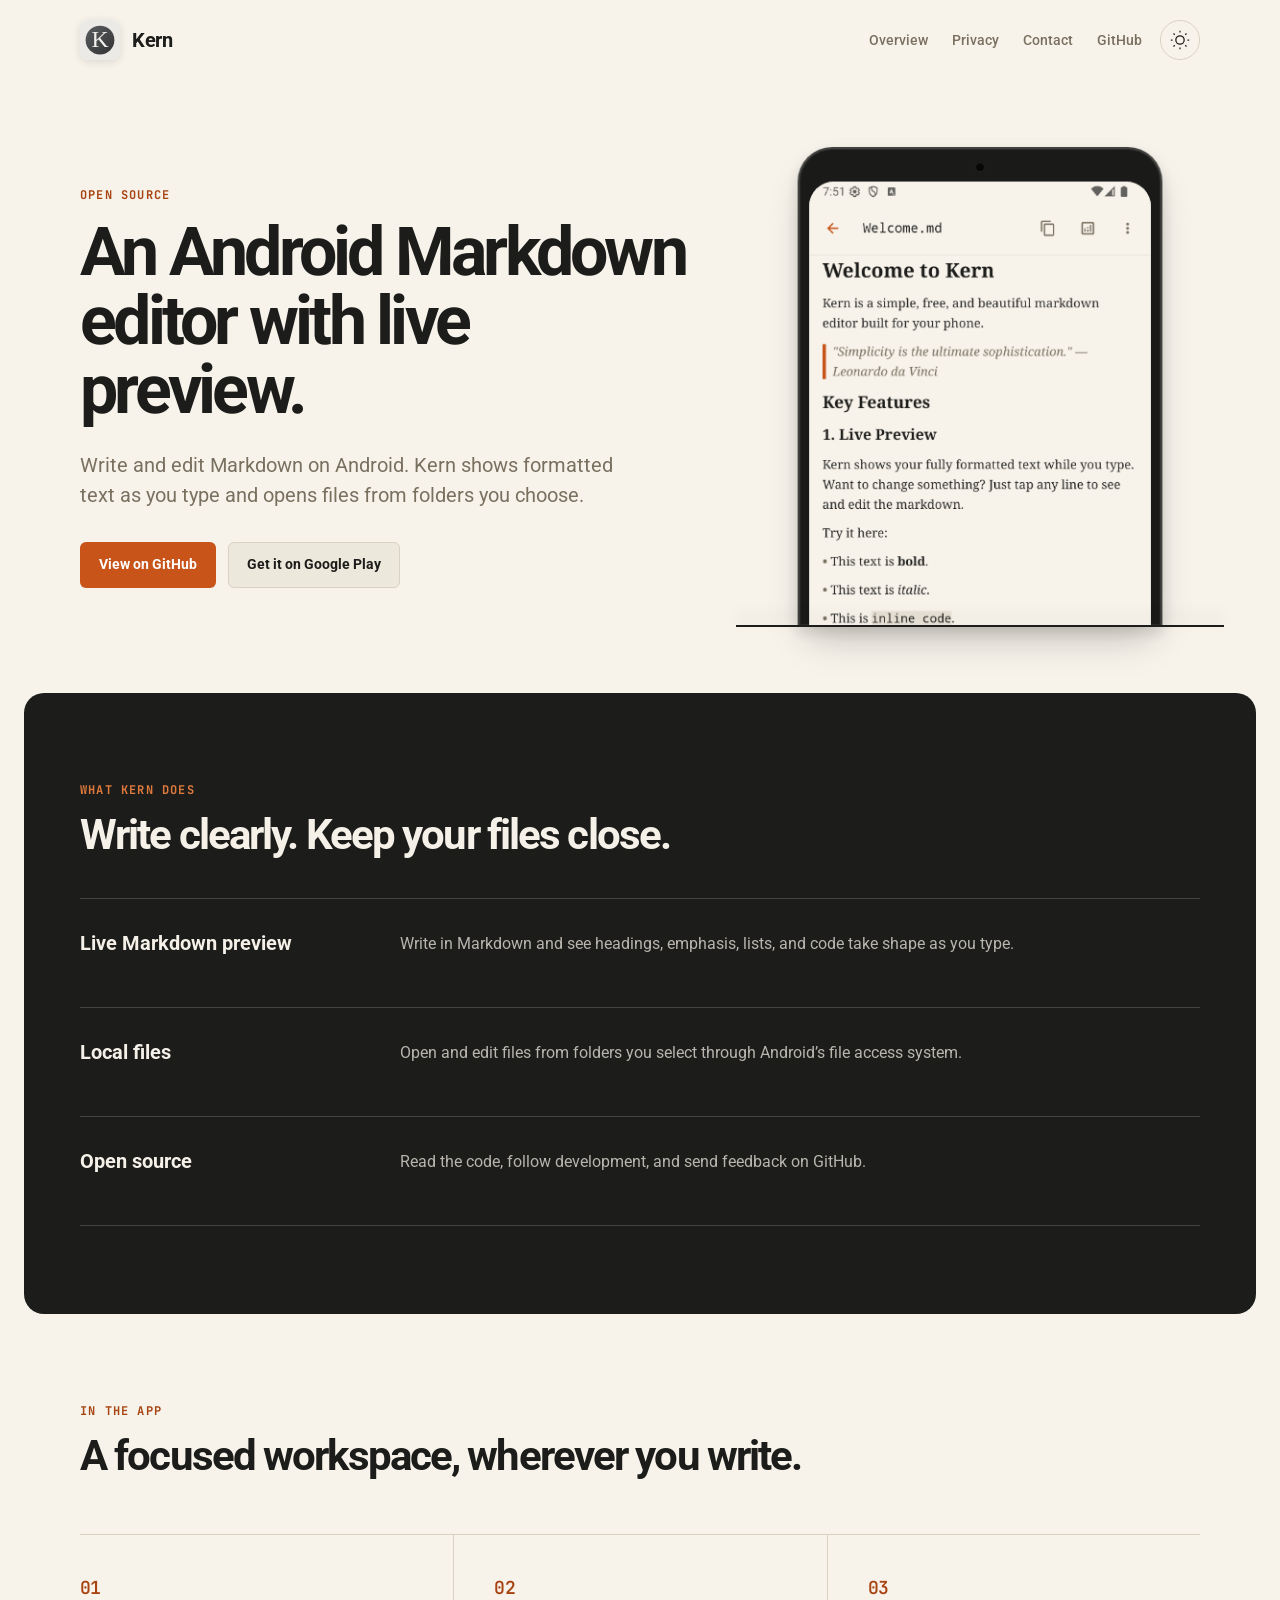
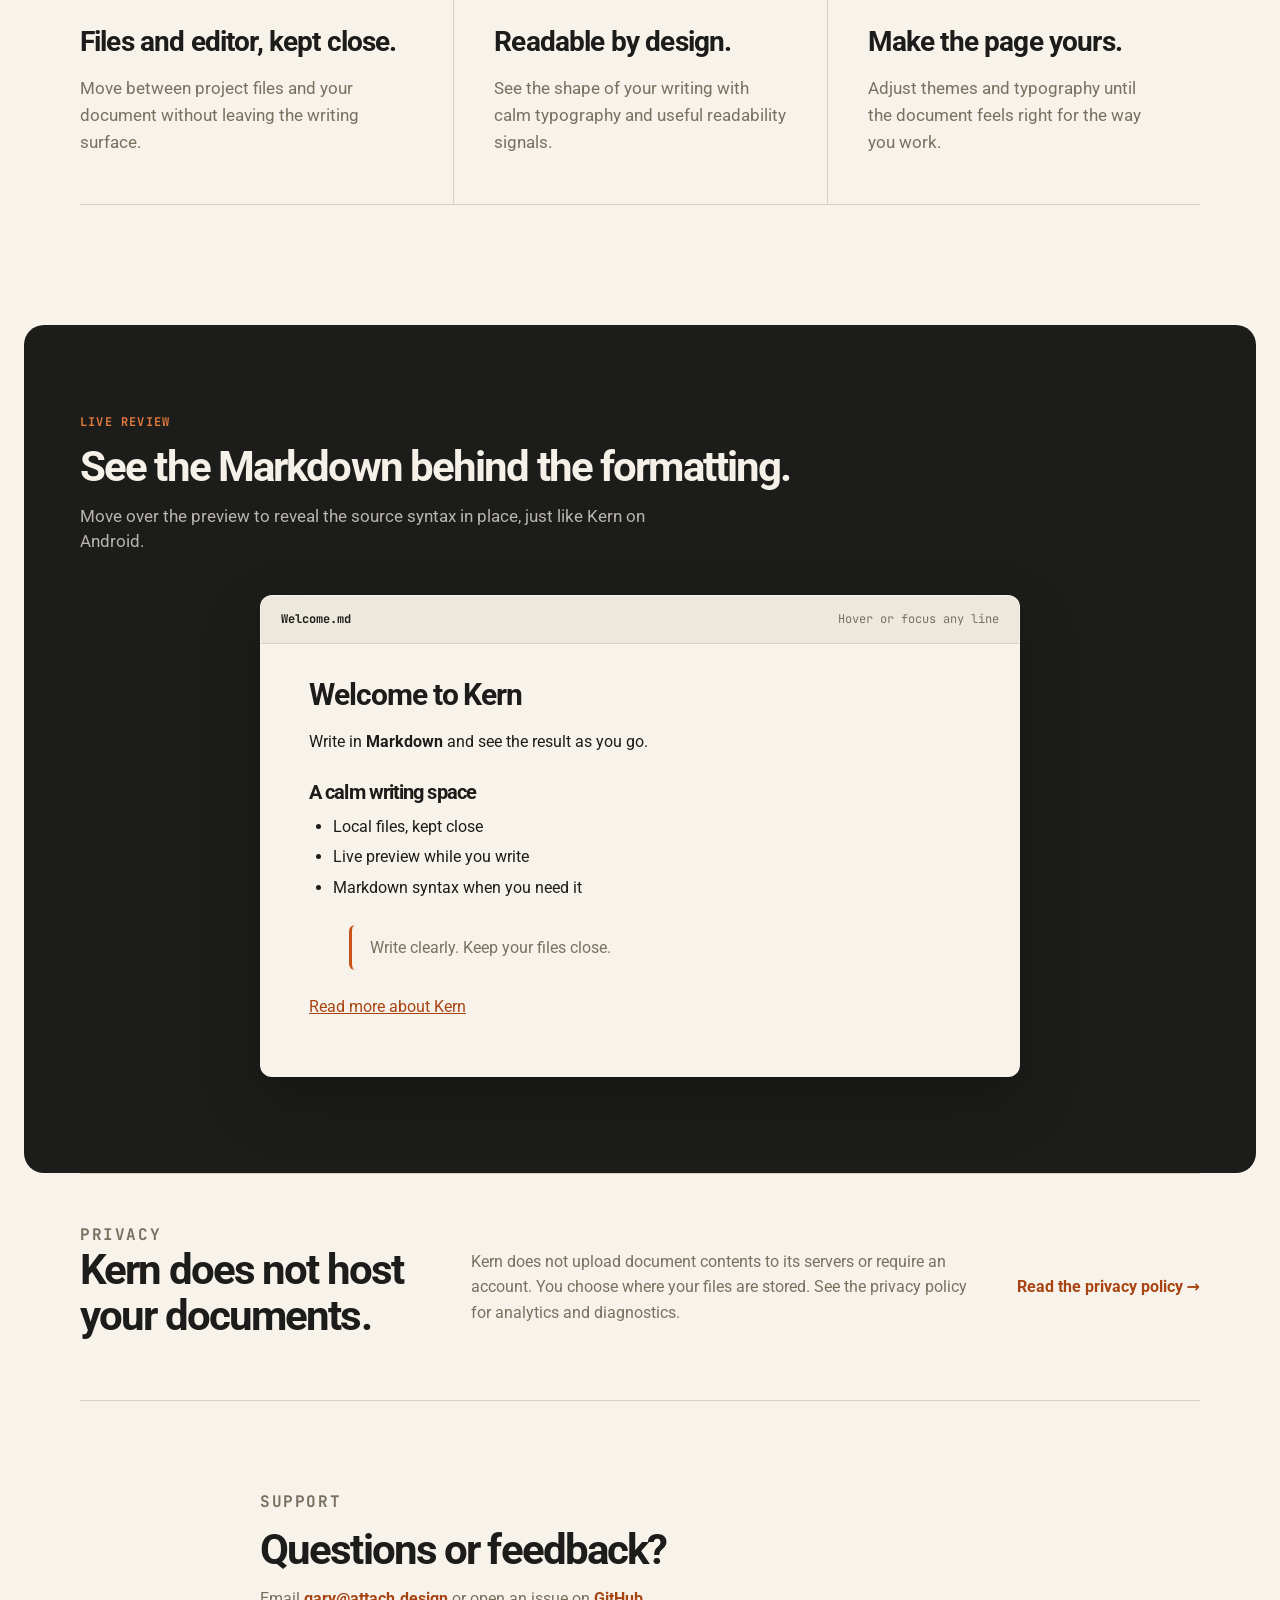
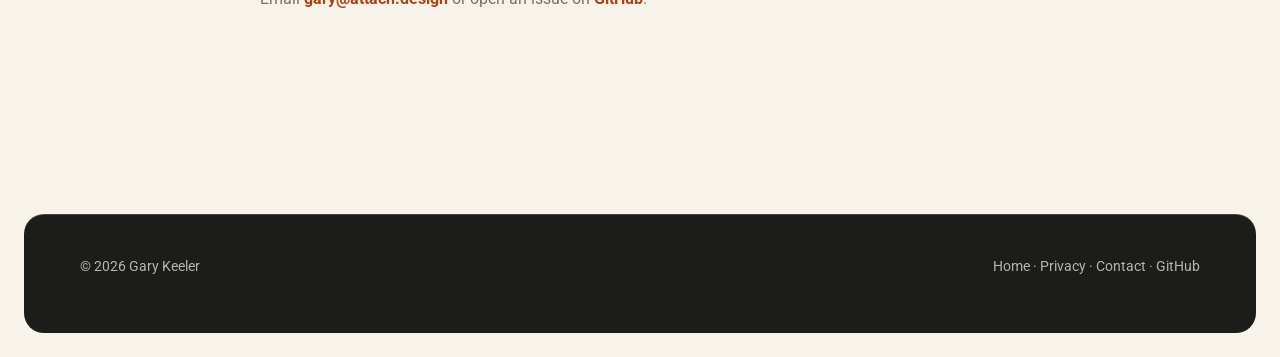
<file: website/index.html>
<!doctype html>
<html lang="en">
<head>
  <meta charset="utf-8">
  <meta name="viewport" content="width=device-width, initial-scale=1">
  <title>Kern — Android Markdown Editor with Live Preview</title>
  <meta name="description" content="Kern is an open-source Markdown editor for Android. Write, preview, and manage files from folders you choose.">
  <link rel="canonical" href="https://attach.design/kern/">
  <link rel="icon" type="image/svg+xml" href="favicon.svg">
  <meta name="theme-color" content="#F7F3EB">
  <meta name="application-name" content="Kern">
  <meta name="robots" content="index, follow">

  <meta property="og:type" content="website">
  <meta property="og:site_name" content="Kern">
  <meta property="og:title" content="Kern — Android Markdown Editor with Live Preview">
  <meta property="og:description" content="An open-source Markdown editor for Android. Write, preview, and manage files from folders you choose.">
  <meta property="og:url" content="https://attach.design/kern/">
  <meta property="og:image" content="https://attach.design/kern/screenshots/framed/phone-01-live-preview-1080x1920.png">

  <meta name="twitter:card" content="summary_large_image">
  <meta name="twitter:title" content="Kern — Android Markdown Editor with Live Preview">
  <meta name="twitter:description" content="An open-source Markdown editor for Android. Write, preview, and manage files from folders you choose.">
  <meta name="twitter:image" content="https://attach.design/kern/screenshots/framed/phone-01-live-preview-1080x1920.png">

  <script type="application/ld+json">
  {
    "@context": "https://schema.org",
    "@type": "SoftwareApplication",
    "name": "Kern",
    "operatingSystem": "Android",
    "applicationCategory": "ProductivityApplication",
    "offers": {"@type": "Offer", "price": "0.00", "priceCurrency": "USD"},
    "description": "Kern is an open-source Markdown editor for Android. Write, preview, and manage files from folders you choose.",
    "url": "https://attach.design/kern/",
    "image": "https://attach.design/kern/screenshots/framed/phone-01-live-preview-1080x1920.png",
    "isAccessibleForFree": true,
    "featureList": ["Live Markdown preview", "Local Markdown file access", "Project folder navigation", "Readability metrics", "Themes and typography controls", "Adaptive tablet and foldable layouts"],
    "sameAs": ["https://github.com/iamkeeler/kern-android-markdown"]
  }
  </script>

  <link rel="stylesheet" href="styles.css">
</head>
<body>
  <a href="#main" class="skip-to-content">Skip to content</a>

  <div class="site-header-wrapper" id="header-wrapper">
    <header class="site-header">
      <a class="brand" href="index.html" aria-label="Kern Home">
        <img class="mark" src="favicon.svg" alt="" aria-hidden="true">
        <span>Kern</span>
      </a>

      <div class="nav-group">
        <nav class="nav" id="main-nav" aria-label="Primary navigation">
          <a href="#overview">Overview</a>
          <a href="privacy.html">Privacy</a>
          <a href="contact.html">Contact</a>
          <a href="https://github.com/iamkeeler/kern-android-markdown" target="_blank" rel="noopener">GitHub</a>
        </nav>

        <button type="button" class="theme-toggle" id="theme-toggle" aria-label="Toggle dark mode" title="Toggle theme">
          <svg viewBox="0 0 24 24" id="theme-icon" aria-hidden="true">
            <circle cx="12" cy="12" r="5"></circle>
            <path d="M12 1v2M12 21v2M4.22 4.22l1.42 1.42M18.36 18.36l1.42 1.42M1 12h2M21 12h2M4.22 19.78l1.42-1.42M18.36 5.64l1.42-1.42"></path>
          </svg>
        </button>

        <button type="button" class="menu-toggle" id="menu-toggle" aria-label="Toggle navigation menu" aria-expanded="false">
          <svg viewBox="0 0 24 24" aria-hidden="true">
            <line x1="3" y1="6" x2="21" y2="6"></line>
            <line x1="3" y1="12" x2="21" y2="12"></line>
            <line x1="3" y1="18" x2="21" y2="18"></line>
          </svg>
        </button>
      </div>
    </header>
  </div>

  <main id="main">
    <section class="hero section-shell">
      <div class="hero-copy" data-reveal>
        <p class="eyebrow" data-reveal data-reveal-delay="100">Open source</p>
        <h1 data-reveal data-reveal-delay="200">An Android Markdown editor with live preview.</h1>
        <p class="lede" data-reveal data-reveal-delay="300">Write and edit Markdown on Android. Kern shows formatted text as you type and opens files from folders you choose.</p>
        <div class="actions-home" id="actions-home">
          <div class="actions" id="persistent-actions" data-reveal data-reveal-delay="400">
            <a class="button primary" href="https://github.com/iamkeeler/kern-android-markdown" target="_blank" rel="noopener">View on GitHub</a>
            <a class="button secondary" href="https://play.google.com/store/apps/details?id=com.attachdesign.kern" target="_blank" rel="noopener">Get it on Google Play</a>
            <button class="actions-collapse" id="actions-collapse" type="button" aria-label="Collapse download actions" aria-expanded="true">
              <svg viewBox="0 0 24 24" aria-hidden="true">
                <path d="m7 10 5 5 5-5"></path>
              </svg>
            </button>
          </div>
        </div>
      </div>

      <div class="hero-device" data-reveal data-reveal-delay="200">
        <div class="device-bezel">
          <div class="device-notch"></div>
          <div class="device-screen">
            <img src="screenshots/Screenshot_20260725_075131.png" alt="Kern editing Welcome.md with rendered Markdown formatting and the live formatting toolbar">
          </div>
        </div>
      </div>
    </section>

    <section id="overview" class="features" aria-labelledby="overview-title">
      <div class="section-shell">
        <div class="section-heading" data-reveal>
          <p class="eyebrow">What Kern does</p>
          <h2 id="overview-title">Write clearly. Keep your files close.</h2>
        </div>
        <div class="feature-list">
          <div class="feature-item" data-reveal data-reveal-delay="100">
            <h3>Live Markdown preview</h3>
            <p>Write in Markdown and see headings, emphasis, lists, and code take shape as you type.</p>
          </div>
          <div class="feature-item" data-reveal data-reveal-delay="200">
            <h3>Local files</h3>
            <p>Open and edit files from folders you select through Android’s file access system.</p>
          </div>
          <div class="feature-item" data-reveal data-reveal-delay="300">
            <h3>Open source</h3>
            <p>Read the code, follow development, and send feedback on GitHub.</p>
          </div>
        </div>
      </div>
    </section>

    <section class="details-section section-shell" aria-labelledby="details-title">
      <div class="section-heading" data-reveal>
        <p class="eyebrow">In the app</p>
        <h2 id="details-title">A focused workspace, wherever you write.</h2>
      </div>
      <div class="details-grid">
        <article class="detail-card" data-reveal data-reveal-delay="100">
          <p class="detail-number">01</p>
          <h3>Files and editor, kept close.</h3>
          <p>Move between project files and your document without leaving the writing surface.</p>
        </article>

        <article class="detail-card" data-reveal data-reveal-delay="200">
          <p class="detail-number">02</p>
          <h3>Readable by design.</h3>
          <p>See the shape of your writing with calm typography and useful readability signals.</p>
        </article>

        <article class="detail-card" data-reveal data-reveal-delay="300">
          <p class="detail-number">03</p>
          <h3>Make the page yours.</h3>
          <p>Adjust themes and typography until the document feels right for the way you work.</p>
        </article>
      </div>
    </section>

    <section class="syntax-demo" aria-labelledby="syntax-demo-title">
      <div class="section-shell">
        <div class="section-heading" data-reveal>
          <p class="eyebrow">Live review</p>
          <h2 id="syntax-demo-title">See the Markdown behind the formatting.</h2>
          <p class="section-subtext">Move over the preview to reveal the source syntax in place, just like Kern on Android.</p>
        </div>

        <div class="syntax-demo-frame" data-reveal data-reveal-delay="100">
          <div class="syntax-demo-bar">
            <span class="syntax-demo-file">Welcome.md</span>
            <span class="syntax-demo-hint">Hover or focus any line</span>
          </div>
          <article class="syntax-preview" aria-label="Interactive Markdown preview">
            <h1 class="markdown-hover-target" data-markdown-source="# Welcome to Kern" tabindex="0">Welcome to Kern</h1>
            <p class="markdown-hover-target" data-markdown-source="Write in **Markdown** and see the result as you go." tabindex="0">Write in <strong>Markdown</strong> and see the result as you go.</p>
            <h2 class="markdown-hover-target" data-markdown-source="## A calm writing space" tabindex="0">A calm writing space</h2>
            <ul>
              <li class="markdown-hover-target" data-markdown-source="- Local files, kept close" tabindex="0">Local files, kept close</li>
              <li class="markdown-hover-target" data-markdown-source="- Live preview while you write" tabindex="0">Live preview while you write</li>
              <li class="markdown-hover-target" data-markdown-source="- Markdown syntax when you need it" tabindex="0">Markdown syntax when you need it</li>
            </ul>
            <blockquote class="markdown-hover-target" data-markdown-source="> Write clearly. Keep your files close." tabindex="0">Write clearly. Keep your files close.</blockquote>
            <p class="markdown-hover-target" data-markdown-source="[Read more about Kern](https://github.com/iamkeeler/kern-android-markdown)" tabindex="0"><a href="https://github.com/iamkeeler/kern-android-markdown" target="_blank" rel="noopener">Read more about Kern</a></p>
          </article>
        </div>
      </div>
    </section>

    <section class="privacy-band section-shell" data-reveal>
      <div>
        <p class="eyebrow">Privacy</p>
        <h2>Kern does not host your documents.</h2>
      </div>
      <p>Kern does not upload document contents to its servers or require an account. You choose where your files are stored. See the privacy policy for analytics and diagnostics.</p>
      <a class="text-link" href="privacy.html">Read the privacy policy →</a>
    </section>

    <section class="contact section-shell" aria-labelledby="contact-title" data-reveal>
      <div class="contact-copy">
        <p class="eyebrow">Support</p>
        <h2 id="contact-title">Questions or feedback?</h2>
        <p class="markdown-hover-ignore">Email <a class="text-link" href="mailto:gary@attach.design">gary@attach.design</a> or open an issue on <a class="text-link" href="https://github.com/iamkeeler/kern-android-markdown" target="_blank" rel="noopener">GitHub</a>.</p>
      </div>
      <div class="actions-anchor" id="actions-anchor"></div>
    </section>
  </main>

  <footer class="site-footer">
    <div class="site-footer-inner section-shell">
      <span>© 2026 Gary Keeler</span>
      <span>
        <a href="index.html">Home</a> ·
        <a href="privacy.html">Privacy</a> ·
        <a href="contact.html">Contact</a> ·
        <a href="https://github.com/iamkeeler/kern-android-markdown" target="_blank" rel="noopener">GitHub</a>
      </span>
    </div>
  </footer>

  <script>
    const themeToggle = document.getElementById('theme-toggle');
    const storedTheme = localStorage.getItem('theme');
    const menuToggle = document.getElementById('menu-toggle');
    const mainNav = document.getElementById('main-nav');
    const headerWrapper = document.getElementById('header-wrapper');

    function updateThemeAria(theme) {
      const nextTheme = theme === 'dark' ? 'light' : 'dark';
      themeToggle.setAttribute('aria-label', `Switch to ${nextTheme} theme`);
      themeToggle.setAttribute('title', `Switch to ${nextTheme} theme`);
    }

    const initialTheme = storedTheme === 'dark' ? 'dark' : 'light';
    document.documentElement.setAttribute('data-theme', initialTheme);
    updateThemeAria(initialTheme);

    themeToggle.addEventListener('click', () => {
      const target = document.documentElement.getAttribute('data-theme') === 'dark' ? 'light' : 'dark';
      document.documentElement.setAttribute('data-theme', target);
      localStorage.setItem('theme', target);
      updateThemeAria(target);
    });

    menuToggle.addEventListener('click', () => {
      const open = mainNav.classList.toggle('open');
      menuToggle.setAttribute('aria-expanded', open);
    });

    window.addEventListener('scroll', () => {
      headerWrapper.classList.toggle('is-scrolled', window.scrollY > 20);
    }, { passive: true });

    const revealObserver = new IntersectionObserver((entries) => {
      entries.forEach((entry) => {
        if (entry.isIntersecting) entry.target.classList.add('is-visible');
      });
    }, { threshold: 0.15, rootMargin: '0px 0px -40px 0px' });

    document.querySelectorAll('[data-reveal]').forEach((element) => revealObserver.observe(element));

    const heroDevice = document.querySelector('.hero-device');
    const reduceMotion = window.matchMedia('(prefers-reduced-motion: reduce)');
    const persistentActions = document.getElementById('persistent-actions');
    const actionsCollapse = document.getElementById('actions-collapse');
    const actionsHome = document.getElementById('actions-home');
    const actionsAnchor = document.getElementById('actions-anchor');
    let actionsState = 'home';
    let actionsAnimation;
    let actionsFrame;
    let parallaxFrame;

    function moveActions(nextState) {
      if (!persistentActions || nextState === actionsState) return;
      const previousState = actionsState;
      const first = persistentActions.getBoundingClientRect();

      if (nextState === 'docked') {
        actionsAnchor.append(persistentActions);
        persistentActions.classList.remove('is-floating');
        persistentActions.classList.add('is-docked');
      } else if (nextState === 'floating') {
        document.body.append(persistentActions);
        persistentActions.classList.add('is-floating');
        persistentActions.classList.remove('is-docked');
      } else {
        actionsHome.append(persistentActions);
        persistentActions.classList.remove('is-floating');
        persistentActions.classList.remove('is-docked');
      }

      actionsState = nextState;
      const last = persistentActions.getBoundingClientRect();

      if (actionsAnimation) actionsAnimation.cancel();
      if (reduceMotion.matches || previousState === 'docked' || nextState === 'docked') return;

      const deltaX = first.left - last.left;
      const deltaY = first.top - last.top;
      actionsAnimation = persistentActions.animate([
        { transform: `translate(${deltaX}px, ${deltaY}px)` },
        { transform: 'translate(0, 0)' }
      ], {
        duration: 920,
        easing: 'cubic-bezier(0.22, 0.62, 0.24, 1)',
        fill: 'none'
      });
    }

    function updatePersistentActions() {
      actionsFrame = null;
      if (!persistentActions || !actionsAnchor) return;

      const anchorTop = actionsAnchor.getBoundingClientRect().top;
      const dockingLine = window.innerHeight - persistentActions.offsetHeight - 24;

      if (anchorTop <= dockingLine) moveActions('docked');
      else if (window.scrollY > 80) moveActions('floating');
      else moveActions('home');
    }

    function updateHeroParallax() {
      if (!heroDevice) return;
      if (reduceMotion.matches || window.matchMedia('(max-width: 880px)').matches) {
        heroDevice.style.setProperty('--hero-parallax', '0px');
        return;
      }
      const offset = Math.max(-16, Math.min(0, -window.scrollY * 0.04));
      heroDevice.style.setProperty('--hero-parallax', `${offset}px`);
      parallaxFrame = null;
    }

    window.addEventListener('scroll', () => {
      if (!parallaxFrame) parallaxFrame = window.requestAnimationFrame(updateHeroParallax);
      if (!actionsFrame) actionsFrame = window.requestAnimationFrame(updatePersistentActions);
    }, { passive: true });

    window.addEventListener('resize', () => {
      if (!actionsFrame) actionsFrame = window.requestAnimationFrame(updatePersistentActions);
    });

    actionsCollapse.addEventListener('click', () => {
      const collapsed = persistentActions.classList.toggle('is-collapsed');
      actionsCollapse.setAttribute('aria-expanded', String(!collapsed));
      actionsCollapse.setAttribute('aria-label', collapsed ? 'Expand download actions' : 'Collapse download actions');
      if (!actionsFrame) actionsFrame = window.requestAnimationFrame(updatePersistentActions);
    });

    updateHeroParallax();
    updatePersistentActions();

  </script>
  <script src="markdown-hover.js"></script>
</body>
</html>
</file>
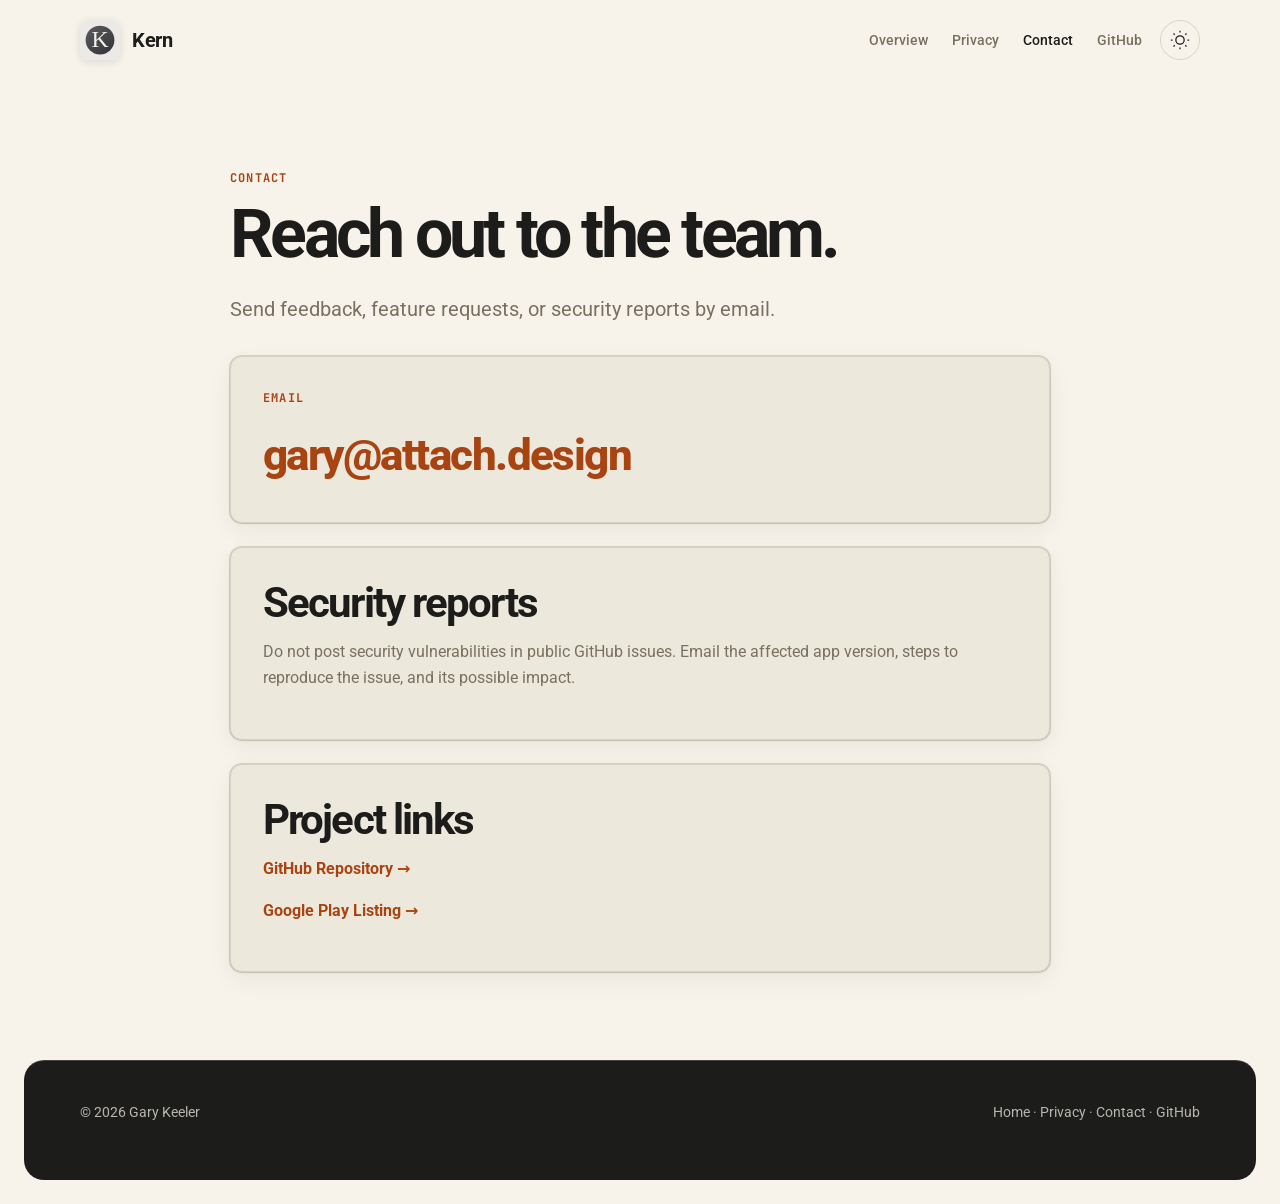
<file: website/contact.html>
<!doctype html>
<html lang="en">
<head>
  <meta charset="utf-8">
  <meta name="viewport" content="width=device-width, initial-scale=1">
  <title>Contact — Kern Android Markdown Editor</title>
  <meta name="description" content="Contact Kern about feedback, feature requests, testing, or security reports.">
  <link rel="canonical" href="https://attach.design/kern/contact.html">
  <link rel="icon" type="image/svg+xml" href="favicon.svg">

  <meta property="og:type" content="website">
  <meta property="og:site_name" content="Kern">
  <meta property="og:title" content="Contact — Kern">
  <meta property="og:description" content="Contact Kern about feedback, feature requests, testing, or security reports.">
  <meta property="og:url" content="https://attach.design/kern/contact.html">

  <link rel="stylesheet" href="styles.css">
</head>
<body>
  <a href="#main" class="skip-to-content">Skip to content</a>

  <div class="site-header-wrapper" id="header-wrapper">
    <header class="site-header">
      <a class="brand" href="index.html" aria-label="Kern Home">
        <img class="mark" src="favicon.svg" alt="" aria-hidden="true">
        <span>Kern</span>
      </a>

      <div class="nav-group">
        <nav class="nav" id="main-nav" aria-label="Primary navigation">
          <a href="index.html#overview">Overview</a>
          <a href="privacy.html">Privacy</a>
          <a href="contact.html" aria-current="page">Contact</a>
          <a href="https://github.com/iamkeeler/kern-android-markdown" target="_blank" rel="noopener">GitHub</a>
        </nav>

        <button type="button" class="theme-toggle" id="theme-toggle" aria-label="Toggle dark mode" title="Toggle theme">
          <svg viewBox="0 0 24 24" id="theme-icon" aria-hidden="true">
            <circle cx="12" cy="12" r="5"></circle>
            <path d="M12 1v2M12 21v2M4.22 4.22l1.42 1.42M18.36 18.36l1.42 1.42M1 12h2M21 12h2M4.22 19.78l1.42-1.42M18.36 5.64l1.42-1.42"></path>
          </svg>
        </button>

        <button type="button" class="menu-toggle" id="menu-toggle" aria-label="Toggle navigation menu" aria-expanded="false">
          <svg viewBox="0 0 24 24" aria-hidden="true">
            <line x1="3" y1="6" x2="21" y2="6"></line>
            <line x1="3" y1="12" x2="21" y2="12"></line>
            <line x1="3" y1="18" x2="21" y2="18"></line>
          </svg>
        </button>
      </div>
    </header>
  </div>

  <main id="main" class="page section-shell">
    <p class="eyebrow">Contact</p>
    <h1>Reach out to the team.</h1>
    <p class="lede">Send feedback, feature requests, or security reports by email.</p>

    <section class="contact-card">
      <span class="small-label">Email</span>
      <a href="mailto:gary@attach.design">gary@attach.design</a>
    </section>

    <section class="prose-block">
      <h2>Security reports</h2>
      <p>Do not post security vulnerabilities in public GitHub issues. Email the affected app version, steps to reproduce the issue, and its possible impact.</p>
    </section>

    <section class="prose-block">
      <h2>Project links</h2>
      <p><a class="text-link" href="https://github.com/iamkeeler/kern-android-markdown" target="_blank" rel="noopener">GitHub Repository →</a></p>
      <p><a class="text-link" href="https://play.google.com/store/apps/details?id=com.attachdesign.kern" target="_blank" rel="noopener">Google Play Listing →</a></p>
    </section>
  </main>

  <footer class="site-footer">
    <div class="site-footer-inner section-shell">
      <span>© 2026 Gary Keeler</span>
      <span>
        <a href="index.html">Home</a> ·
        <a href="privacy.html">Privacy</a> ·
        <a href="contact.html">Contact</a> ·
        <a href="https://github.com/iamkeeler/kern-android-markdown" target="_blank" rel="noopener">GitHub</a>
      </span>
    </div>
  </footer>

  <script>
    // Theme toggle management (Default: Creamy Light style)
    const themeToggle = document.getElementById('theme-toggle');
    const storedTheme = localStorage.getItem('theme');
    
    function updateThemeAria(theme) {
      const nextTheme = theme === 'dark' ? 'light' : 'dark';
      themeToggle.setAttribute('aria-label', `Switch to ${nextTheme} theme`);
      themeToggle.setAttribute('title', `Switch to ${nextTheme} theme`);
    }

    if (storedTheme === 'dark') {
      document.documentElement.setAttribute('data-theme', 'dark');
      updateThemeAria('dark');
    } else {
      document.documentElement.setAttribute('data-theme', 'light');
      updateThemeAria('light');
    }

    themeToggle.addEventListener('click', () => {
      const current = document.documentElement.getAttribute('data-theme');
      const target = (current === 'dark') ? 'light' : 'dark';
      document.documentElement.setAttribute('data-theme', target);
      localStorage.setItem('theme', target);
      updateThemeAria(target);
    });

    // Mobile nav toggle
    const menuToggle = document.getElementById('menu-toggle');
    const mainNav = document.getElementById('main-nav');
    menuToggle.addEventListener('click', () => {
      const open = mainNav.classList.toggle('open');
      menuToggle.setAttribute('aria-expanded', open);
    });

    // Sticky Header scroll trigger
    const headerWrapper = document.getElementById('header-wrapper');
    window.addEventListener('scroll', () => {
      if (window.scrollY > 20) {
        headerWrapper.classList.add('is-scrolled');
      } else {
        headerWrapper.classList.remove('is-scrolled');
      }
    }, { passive: true });
  </script>
  <script src="markdown-hover.js"></script>
</body>
</html>
</file>
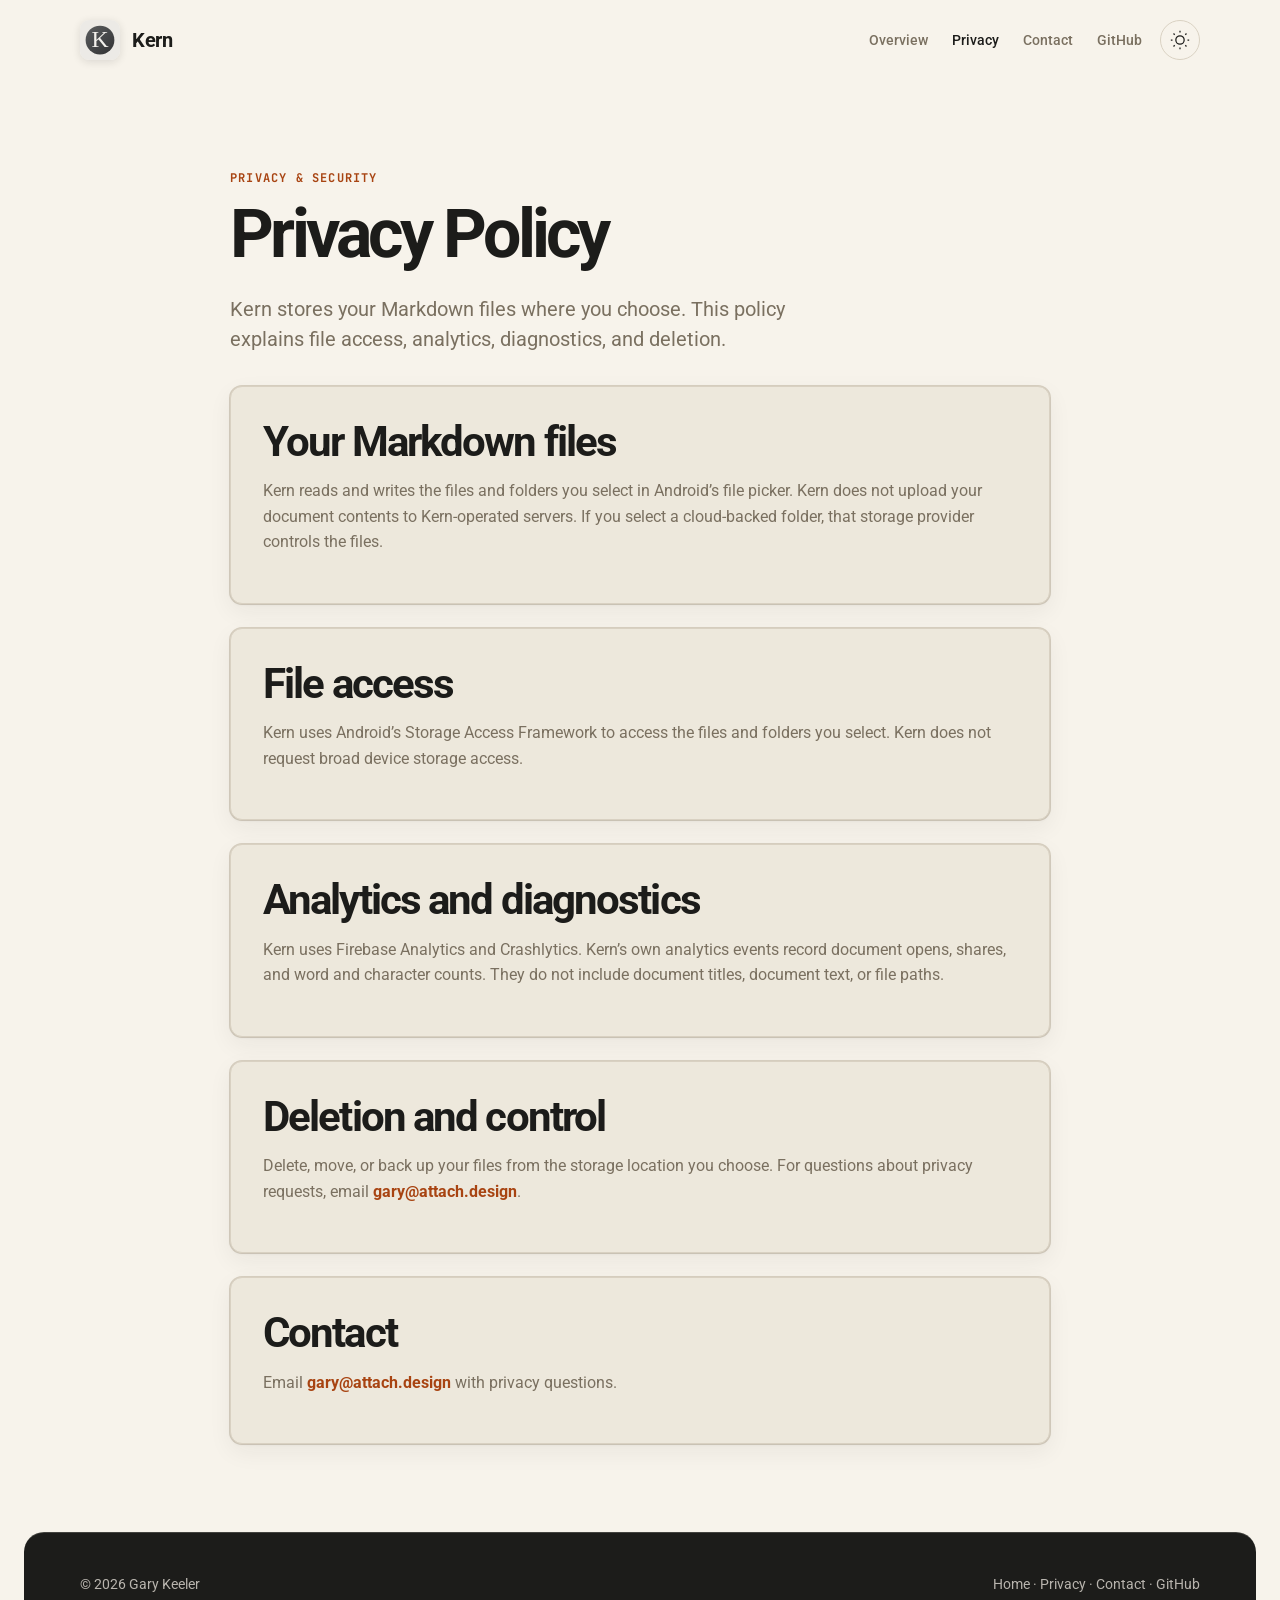
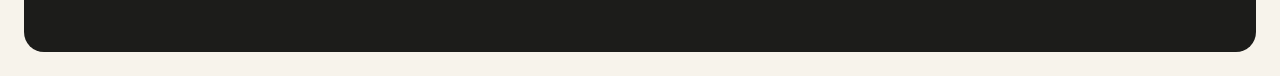
<file: website/privacy.html>
<!doctype html>
<html lang="en">
<head>
  <meta charset="utf-8">
  <meta name="viewport" content="width=device-width, initial-scale=1">
  <title>Privacy Policy — Kern Android Markdown Editor</title>
  <meta name="description" content="How Kern handles Markdown files, Android file access, analytics, and diagnostics.">
  <link rel="canonical" href="https://attach.design/kern/privacy.html">
  <link rel="icon" type="image/svg+xml" href="favicon.svg">

  <meta property="og:type" content="website">
  <meta property="og:site_name" content="Kern">
  <meta property="og:title" content="Privacy Policy — Kern">
  <meta property="og:description" content="How Kern handles Markdown files, Android file access, analytics, and diagnostics.">
  <meta property="og:url" content="https://attach.design/kern/privacy.html">

  <link rel="stylesheet" href="styles.css">
</head>
<body>
  <a href="#main" class="skip-to-content">Skip to content</a>

  <div class="site-header-wrapper" id="header-wrapper">
    <header class="site-header">
      <a class="brand" href="index.html" aria-label="Kern Home">
        <img class="mark" src="favicon.svg" alt="" aria-hidden="true">
        <span>Kern</span>
      </a>

      <div class="nav-group">
        <nav class="nav" id="main-nav" aria-label="Primary navigation">
          <a href="index.html#overview">Overview</a>
          <a href="privacy.html" aria-current="page">Privacy</a>
          <a href="contact.html">Contact</a>
          <a href="https://github.com/iamkeeler/kern-android-markdown" target="_blank" rel="noopener">GitHub</a>
        </nav>

        <button type="button" class="theme-toggle" id="theme-toggle" aria-label="Toggle dark mode" title="Toggle theme">
          <svg viewBox="0 0 24 24" id="theme-icon" aria-hidden="true">
            <circle cx="12" cy="12" r="5"></circle>
            <path d="M12 1v2M12 21v2M4.22 4.22l1.42 1.42M18.36 18.36l1.42 1.42M1 12h2M21 12h2M4.22 19.78l1.42-1.42M18.36 5.64l1.42-1.42"></path>
          </svg>
        </button>

        <button type="button" class="menu-toggle" id="menu-toggle" aria-label="Toggle navigation menu" aria-expanded="false">
          <svg viewBox="0 0 24 24" aria-hidden="true">
            <line x1="3" y1="6" x2="21" y2="6"></line>
            <line x1="3" y1="12" x2="21" y2="12"></line>
            <line x1="3" y1="18" x2="21" y2="18"></line>
          </svg>
        </button>
      </div>
    </header>
  </div>

  <main id="main" class="page section-shell">
    <p class="eyebrow">Privacy & Security</p>
    <h1>Privacy Policy</h1>
    <p class="lede">Kern stores your Markdown files where you choose. This policy explains file access, analytics, diagnostics, and deletion.</p>

    <section class="prose-block">
      <h2>Your Markdown files</h2>
      <p>Kern reads and writes the files and folders you select in Android’s file picker. Kern does not upload your document contents to Kern-operated servers. If you select a cloud-backed folder, that storage provider controls the files.</p>
    </section>

    <section class="prose-block">
      <h2>File access</h2>
      <p>Kern uses Android’s Storage Access Framework to access the files and folders you select. Kern does not request broad device storage access.</p>
    </section>

    <section class="prose-block">
      <h2>Analytics and diagnostics</h2>
      <p>Kern uses Firebase Analytics and Crashlytics. Kern’s own analytics events record document opens, shares, and word and character counts. They do not include document titles, document text, or file paths.</p>
    </section>

    <section class="prose-block">
      <h2>Deletion and control</h2>
      <p>Delete, move, or back up your files from the storage location you choose. For questions about privacy requests, email <a class="text-link" href="mailto:gary@attach.design">gary@attach.design</a>.</p>
    </section>

    <section class="prose-block">
      <h2>Contact</h2>
      <p>Email <a class="text-link" href="mailto:gary@attach.design">gary@attach.design</a> with privacy questions.</p>
    </section>
  </main>

  <footer class="site-footer">
    <div class="site-footer-inner section-shell">
      <span>© 2026 Gary Keeler</span>
      <span>
        <a href="index.html">Home</a> ·
        <a href="privacy.html">Privacy</a> ·
        <a href="contact.html">Contact</a> ·
        <a href="https://github.com/iamkeeler/kern-android-markdown" target="_blank" rel="noopener">GitHub</a>
      </span>
    </div>
  </footer>

  <script>
    // Theme toggle management (Default: Creamy Light style)
    const themeToggle = document.getElementById('theme-toggle');
    const storedTheme = localStorage.getItem('theme');
    
    function updateThemeAria(theme) {
      const nextTheme = theme === 'dark' ? 'light' : 'dark';
      themeToggle.setAttribute('aria-label', `Switch to ${nextTheme} theme`);
      themeToggle.setAttribute('title', `Switch to ${nextTheme} theme`);
    }

    if (storedTheme === 'dark') {
      document.documentElement.setAttribute('data-theme', 'dark');
      updateThemeAria('dark');
    } else {
      document.documentElement.setAttribute('data-theme', 'light');
      updateThemeAria('light');
    }

    themeToggle.addEventListener('click', () => {
      const current = document.documentElement.getAttribute('data-theme');
      const target = (current === 'dark') ? 'light' : 'dark';
      document.documentElement.setAttribute('data-theme', target);
      localStorage.setItem('theme', target);
      updateThemeAria(target);
    });

    // Mobile nav toggle
    const menuToggle = document.getElementById('menu-toggle');
    const mainNav = document.getElementById('main-nav');
    menuToggle.addEventListener('click', () => {
      const open = mainNav.classList.toggle('open');
      menuToggle.setAttribute('aria-expanded', open);
    });

    // Sticky Header scroll trigger
    const headerWrapper = document.getElementById('header-wrapper');
    window.addEventListener('scroll', () => {
      if (window.scrollY > 20) {
        headerWrapper.classList.add('is-scrolled');
      } else {
        headerWrapper.classList.remove('is-scrolled');
      }
    }, { passive: true });
  </script>
  <script src="markdown-hover.js"></script>
</body>
</html>
</file>
<file: website/styles.css>
@import url('https://fonts.googleapis.com/css2?family=JetBrains+Mono:ital,wght@0,400;0,500;0,600;1,400&family=Roboto:ital,wght@0,400;0,500;0,700;1,400&display=swap');

:root {
  --canvas: #F7F3EB;
  --surface: #EDE8DC;
  --ink: #1C1C1A;
  --muted: #7A7060;
  --border: #D9D1C2;
  --accent: #C8541A;
  --accent-hover: #A84412;
  --accent-text: #A84412;
  --syntax-hover: #FFF8E7;
  --band-bg: #1C1C1A;
  --band-text: #F5F0E8;
  --band-muted: rgba(245, 240, 232, 0.72);
  --band-border: rgba(245, 240, 232, 0.18);
  --band-accent: #E07A3C;
  --band-syntax-hover: rgba(245, 240, 232, 0.1);
  --hero-rule: #1C1C1A;
  --hero-rule-shadow: rgba(28, 28, 26, 0.18);
  --shadow: 0 16px 48px rgba(28, 28, 26, 0.08);
  --page-lift: 0 1px 3px rgba(28, 28, 26, 0.05), 0 8px 24px rgba(28, 28, 26, 0.06), 0 0 0 1px var(--border);
  --max: 1120px;
  --radius-md: 12px;
  --radius-sm: 6px;
}

[data-theme="dark"] {
  --canvas: #1C1C1A;
  --surface: #242420;
  --ink: #F5F0E8;
  --muted: #A89F8C;
  --border: #403E38;
  --accent: #C8541A;
  --accent-hover: #E07A3C;
  --accent-text: #E07A3C;
  --syntax-hover: #332F27;
  --band-bg: #242420;
  --band-text: #F5F0E8;
  --band-muted: rgba(245, 240, 232, 0.68);
  --band-border: rgba(245, 240, 232, 0.16);
  --band-accent: #E07A3C;
  --band-syntax-hover: rgba(245, 240, 232, 0.08);
  --hero-rule: #242420;
  --hero-rule-shadow: rgba(0, 0, 0, 0.3);
  --shadow: 0 16px 48px rgba(0, 0, 0, 0.45);
  --page-lift: 0 1px 3px rgba(0, 0, 0, 0.2), 0 8px 24px rgba(0, 0, 0, 0.3), 0 0 0 1px var(--border);
}

* { box-sizing: border-box; }

:focus-visible {
  outline: 2px solid var(--accent);
  outline-offset: 2px;
  border-radius: 4px;
}

html {
  scroll-behavior: smooth;
  color-scheme: light dark;
}

body {
  margin: 0;
  background: var(--canvas);
  color: var(--ink);
  font-family: Roboto, ui-sans-serif, system-ui, -apple-system, BlinkMacSystemFont, "Segoe UI", sans-serif;
  line-height: 1.6;
  -webkit-font-smoothing: antialiased;
  transition: background-color 200ms ease, color 200ms ease;
}

a { color: inherit; }

.skip-to-content {
  position: absolute;
  top: -100px;
  left: 16px;
  z-index: 200;
  padding: 10px 14px;
  color: var(--canvas);
  background: var(--ink);
  border-radius: var(--radius-sm);
}

.skip-to-content:focus { top: 16px; }

.section-shell {
  width: min(var(--max), calc(100% - 48px));
  margin: 0 auto;
}

.site-header-wrapper {
  position: sticky;
  top: 0;
  z-index: 100;
  border-bottom: 1px solid transparent;
  transition: background-color 200ms ease, border-color 200ms ease, box-shadow 200ms ease;
}

.site-header-wrapper.is-scrolled {
  background: color-mix(in srgb, var(--canvas) 90%, transparent);
  border-color: var(--border);
  box-shadow: 0 6px 20px rgba(26, 26, 24, 0.04);
  backdrop-filter: blur(12px);
}

.site-header {
  display: flex;
  align-items: center;
  justify-content: space-between;
  min-height: 80px;
  width: min(var(--max), calc(100% - 48px));
  margin: 0 auto;
}

.brand {
  display: inline-flex;
  align-items: center;
  gap: 12px;
  color: var(--ink);
  font-size: 20px;
  font-weight: 700;
  letter-spacing: -0.02em;
  text-decoration: none;
}

.mark {
  display: block;
  width: 40px;
  height: 40px;
  border-radius: 9px;
  object-fit: cover;
  box-shadow: 0 2px 8px rgba(28, 28, 26, 0.12);
  transition: transform 200ms ease;
}

.brand:hover .mark { transform: scale(1.04); }

.nav-group,
.nav { display: flex; align-items: center; }

.nav-group { gap: 18px; }

.nav { gap: 24px; }

.nav a {
  color: var(--muted);
  font-size: 14px;
  font-weight: 500;
  text-decoration: none;
}

.nav a:hover,
.nav a[aria-current="page"] { color: var(--ink); }

.theme-toggle,
.menu-toggle {
  display: grid;
  place-items: center;
  width: 40px;
  height: 40px;
  padding: 8px;
  border: 1px solid var(--border);
  border-radius: 50%;
  color: var(--ink);
  background: transparent;
  cursor: pointer;
}

.theme-toggle:hover { background: var(--surface); }

.theme-toggle svg,
.menu-toggle svg { width: 20px; height: 20px; fill: none; stroke: currentColor; stroke-width: 1.5; }

.menu-toggle { display: none; border-radius: var(--radius-sm); }

.hero {
  display: grid;
  grid-template-columns: minmax(0, 1.1fr) minmax(360px, 440px);
  align-items: center;
  gap: 56px;
  min-height: 560px;
  padding-top: 56px;
  padding-bottom: 56px;
}

.hero-copy { max-width: 620px; }

.hero-device {
  position: relative;
  display: flex;
  justify-content: center;
  width: clamp(370px, 38vw, 440px);
  height: clamp(440px, 40vw, 500px);
}

.hero-device .device-bezel {
  width: clamp(330px, 34vw, 380px);
  max-width: 100%;
  height: clamp(440px, 40vw, 500px);
  overflow: hidden;
  border-bottom-right-radius: 0;
  border-bottom-left-radius: 0;
  transform: translate3d(0, var(--hero-parallax, 0px), 0) scale(0.96);
  transform-origin: center center;
  will-change: transform;
}

.hero-device .device-bezel::after {
  display: none;
}

.hero-device::after {
  content: "";
  position: absolute;
  right: -24px;
  bottom: 2%;
  left: -24px;
  height: 2px;
  background: var(--hero-rule);
  box-shadow: 0 -8px 16px var(--hero-rule-shadow);
  transform: translate3d(0, var(--hero-parallax, 0px), 0);
  pointer-events: none;
}

.eyebrow,
.small-label {
  margin: 0 0 12px;
  color: var(--accent-text);
  font-family: "JetBrains Mono", monospace;
  font-size: 12px;
  font-weight: 700;
  letter-spacing: 0.1em;
  text-transform: uppercase;
}

h1, h2, h3, p { margin-top: 0; }

h1 {
  margin-bottom: 24px;
  font-size: clamp(42px, 5.5vw, 68px);
  line-height: 1.02;
  letter-spacing: -0.055em;
}

h2 {
  margin-bottom: 14px;
  font-size: clamp(30px, 3.8vw, 42px);
  line-height: 1.08;
  letter-spacing: -0.045em;
}

h3 { font-size: 20px; line-height: 1.2; }

.lede {
  max-width: 570px;
  margin-bottom: 32px;
  color: var(--muted);
  font-size: 20px;
  line-height: 1.5;
}

.actions-home { min-height: 46px; }

.actions {
  display: flex;
  flex-wrap: wrap;
  gap: 12px;
}

.actions.is-floating,
.actions.is-docked {
  flex-wrap: nowrap;
  gap: 8px;
  padding: 6px;
  background: var(--surface);
  border: 1px solid var(--border);
  border-radius: 12px;
  box-shadow: 0 10px 28px rgba(28, 28, 26, 0.2);
}

.actions.is-floating {
  position: fixed;
  bottom: 24px;
  left: 50%;
  z-index: 90;
  width: max-content;
  max-width: calc(100% - 48px);
  translate: -50% 0;
}

.actions-anchor {
  display: flex;
  align-items: flex-start;
  justify-content: center;
  width: 100%;
  min-height: 78px;
  margin-top: 36px;
}

.actions.is-docked { position: relative; }

.actions-collapse {
  display: none;
  flex: 0 0 42px;
  align-items: center;
  justify-content: center;
  align-self: stretch;
  min-height: 42px;
  padding: 0;
  color: var(--muted);
  background: transparent;
  border: 0;
  border-left: 1px solid var(--border);
  cursor: pointer;
}

.actions-collapse svg {
  width: 20px;
  height: 20px;
  fill: none;
  stroke: currentColor;
  stroke-width: 2;
  stroke-linecap: round;
  stroke-linejoin: round;
  transition: transform 180ms ease;
}

.actions.is-floating .actions-collapse,
.actions.is-docked .actions-collapse { display: inline-flex; }

.actions.is-collapsed { width: 54px; }
.actions.is-collapsed .button { display: none; }
.actions.is-collapsed .actions-collapse {
  flex-basis: 100%;
  color: var(--accent-text);
  border-left: 0;
}
.actions.is-collapsed .actions-collapse svg { transform: rotate(180deg); }

.button {
  display: inline-flex;
  align-items: center;
  justify-content: center;
  min-height: 46px;
  padding: 0 18px;
  border: 1px solid transparent;
  border-radius: var(--radius-sm);
  font-size: 14px;
  font-weight: 700;
  text-decoration: none;
  transition: background-color 150ms ease, border-color 150ms ease, color 150ms ease, transform 150ms ease;
}

.button:hover { transform: translateY(-1px); }
.button:active { transform: translateY(0); }
.button.primary { color: #fff; background: var(--accent); }
.button.primary:hover { background: var(--accent-hover); }
.button.secondary { color: var(--ink); border-color: var(--border); background: var(--surface); }
.button.secondary:hover { border-color: var(--muted); }

.device-bezel {
  position: relative;
  width: 100%;
  max-width: 280px;
  padding: 12px 10px;
  background: #1A1A18;
  border: 2.5px solid rgba(255, 255, 255, 0.18);
  border-radius: 36px;
  box-shadow: 0 20px 40px -10px rgba(0, 0, 0, 0.22), 0 6px 16px rgba(0, 0, 0, 0.12), inset 0 0 0 1px rgba(255, 255, 255, 0.08);
}

[data-theme="dark"] .device-bezel { background: #121210; border-color: rgba(255, 255, 255, 0.25); }

.device-notch {
  width: 10px;
  height: 10px;
  margin: 2px auto 10px;
  background: #080808;
  border: 1px solid rgba(255, 255, 255, 0.1);
  border-radius: 50%;
}

.device-screen {
  overflow: hidden;
  aspect-ratio: 9 / 20;
  background: var(--canvas);
  border-radius: 26px;
  box-shadow: inset 0 0 0 1px rgba(0, 0, 0, 0.1);
}

.device-screen img { display: block; width: 100%; height: 100%; object-fit: cover; }

[data-reveal] {
  opacity: 0;
  transform: translateY(28px);
  transition: opacity 600ms cubic-bezier(0.16, 1, 0.3, 1), transform 600ms cubic-bezier(0.16, 1, 0.3, 1);
}

[data-reveal].is-visible { opacity: 1; transform: translateY(0); }
[data-reveal-delay="100"] { transition-delay: 100ms; }
[data-reveal-delay="200"] { transition-delay: 200ms; }
[data-reveal-delay="300"] { transition-delay: 300ms; }
[data-reveal-delay="400"] { transition-delay: 400ms; }

.features,
.privacy-band,
.contact,
.page { padding: 88px 0; }

.features {
  width: calc(100% - 48px);
  margin-right: auto;
  margin-left: auto;
  padding: 88px 0;
  background: var(--band-bg);
  color: var(--band-text);
  border-radius: 20px;
  overflow: hidden;
}

.features .eyebrow { color: var(--band-accent); }
.features .feature-list { border-color: var(--band-border); }
.features .feature-item { border-color: var(--band-border); }
.features .feature-item p { color: var(--band-muted); }
.features .markdown-hover-target:hover,
.features .markdown-hover-target:focus-visible,
.features .markdown-hover-target.is-showing-markdown { background: var(--band-syntax-hover); }

.section-heading { max-width: 720px; margin-bottom: 40px; }

.feature-list { border-top: 1px solid var(--border); }

.feature-item {
  display: grid;
  grid-template-columns: minmax(200px, 0.36fr) minmax(0, 1fr);
  gap: 32px;
  padding: 32px 0;
  border-bottom: 1px solid var(--border);
}

.feature-item p,
.privacy-band p,
.contact p,
.prose-block p { color: var(--muted); font-size: 16px; }

.feature-item p { max-width: 680px; }

.details-section { padding: 88px 0 120px; }

.details-section .section-heading {
  max-width: 860px;
  margin-bottom: 56px;
}

.details-grid {
  display: grid;
  grid-template-columns: repeat(3, minmax(0, 1fr));
  border-top: 1px solid var(--border);
  border-bottom: 1px solid var(--border);
}

.detail-card {
  min-width: 0;
  min-height: 260px;
  padding: 44px 40px 48px 0;
}

.detail-card + .detail-card {
  padding-left: 40px;
  border-left: 1px solid var(--border);
}

.detail-card .detail-number {
  margin-bottom: 28px;
  color: var(--accent-text);
  font-family: "JetBrains Mono", monospace;
  font-size: 18px;
  font-weight: 600;
  letter-spacing: -0.04em;
  line-height: 1;
}

.detail-card h3 {
  margin-bottom: 16px;
  font-size: clamp(22px, 2.4vw, 28px);
  letter-spacing: -0.03em;
}

.detail-card p {
  margin: 0;
  max-width: 320px;
  color: var(--muted);
  font-size: 17px;
}

.syntax-demo {
  width: calc(100% - 48px);
  margin-right: auto;
  margin-left: auto;
  padding: 88px 0 96px;
  color: var(--band-text);
  background: var(--band-bg);
  border-radius: 20px;
  overflow: hidden;
}

.syntax-demo .eyebrow { color: var(--band-accent); }

.section-subtext {
  max-width: 600px;
  margin-top: 8px;
  color: var(--band-muted);
  font-size: 17px;
  line-height: 1.5;
}

.syntax-demo-frame {
  max-width: 760px;
  margin: 32px auto 0;
  overflow: hidden;
  background: var(--canvas);
  border: 1px solid var(--band-border);
  border-radius: var(--radius-md);
  box-shadow: 0 24px 60px rgba(0, 0, 0, 0.22);
}

.syntax-demo-bar {
  display: flex;
  align-items: center;
  justify-content: space-between;
  gap: 16px;
  padding: 14px 20px;
  color: var(--muted);
  background: var(--surface);
  border-bottom: 1px solid var(--border);
  font-family: "JetBrains Mono", monospace;
  font-size: 12px;
}

.syntax-demo-file { color: var(--ink); font-weight: 700; }
.syntax-demo-hint { text-align: right; }

.syntax-preview {
  padding: 36px 48px 42px;
  color: var(--ink);
  font-family: Roboto, ui-sans-serif, system-ui, sans-serif;
  line-height: 1.6;
}

.syntax-preview h1,
.syntax-preview h2,
.syntax-preview p,
.syntax-preview ul,
.syntax-preview blockquote { margin-top: 0; }

.syntax-preview h1 { margin-bottom: 18px; font-size: 30px; letter-spacing: -0.035em; }
.syntax-preview h2 { margin: 28px 0 10px; font-size: 20px; }
.syntax-preview p { max-width: 610px; margin-bottom: 14px; font-size: 16px; }
.syntax-preview ul { max-width: 610px; margin-bottom: 24px; padding-left: 24px; }
.syntax-preview li { margin: 5px 0; }
.syntax-preview blockquote { max-width: 610px; margin-bottom: 24px; padding: 10px 18px; border-left: 3px solid var(--accent); color: var(--muted); }
.syntax-preview a { color: var(--accent-text); }

.markdown-hover-target {
  border-radius: 6px;
  outline: none;
  cursor: default;
  transition: background-color 40ms ease, color 40ms ease;
}

.markdown-hover-target:hover,
.markdown-hover-target:focus-visible,
.markdown-hover-target.is-showing-markdown { background: var(--syntax-hover); }

.markdown-hover-target.is-showing-markdown {
  white-space: pre-wrap;
}

.privacy-band {
  display: grid;
  grid-template-columns: minmax(260px, 0.7fr) minmax(0, 1fr) auto;
  gap: 32px;
  align-items: center;
  padding: 48px 0;
  border-top: 1px solid var(--border);
  border-bottom: 1px solid var(--border);
}

.privacy-band p { margin-bottom: 0; }

.text-link { color: var(--accent-text); font-weight: 700; text-decoration: none; }
.text-link:hover { text-decoration: underline; }

.contact { max-width: var(--max); }
.contact-copy { max-width: 760px; margin: 0 auto; }
.page { max-width: 820px; }

.contact-card,
.prose-block {
  margin-top: 24px;
  padding: 32px;
  background: var(--surface);
  border: 1px solid var(--border);
  border-radius: var(--radius-md);
  box-shadow: var(--page-lift);
}

.contact-card .small-label { display: block; margin-bottom: 12px; }

.contact-card a {
  display: inline-block;
  max-width: 100%;
  color: var(--accent-text);
  font-size: clamp(24px, 4vw, 44px);
  font-weight: 800;
  letter-spacing: -0.035em;
  overflow-wrap: anywhere;
  text-decoration: none;
}

.contact-card a:hover { text-decoration: underline; }

.site-footer {
  width: calc(100% - 48px);
  margin: 0 auto 24px;
  padding: 0;
  color: var(--band-muted);
  background: var(--band-bg);
  font-size: 14px;
  border-top: 1px solid var(--band-border);
  border-radius: 20px;
  overflow: hidden;
}

.site-footer-inner {
  display: flex;
  justify-content: space-between;
  gap: 24px;
  padding-top: 40px;
  padding-bottom: 56px;
}

.site-footer a { text-decoration: none; }
.site-footer a:hover { color: var(--band-text); }

@media (max-width: 880px) {
  .hero { grid-template-columns: 1fr; min-height: auto; padding-top: 32px; gap: 40px; }
  .privacy-band { grid-template-columns: 1fr; gap: 20px; }
  .feature-item { grid-template-columns: 1fr; gap: 12px; }
}

@media (max-width: 640px) {
  .site-header { min-height: 72px; }
  .menu-toggle { display: grid; }

  .nav {
    display: none;
    position: absolute;
    top: 80px;
    left: 24px;
    right: 24px;
    flex-direction: column;
    align-items: flex-start;
    gap: 16px;
    padding: 20px;
    background: var(--surface);
    border: 1px solid var(--border);
    border-radius: var(--radius-md);
    box-shadow: var(--shadow);
  }

  .nav.open { display: flex; }
  .site-footer-inner { flex-direction: column; gap: 16px; }
  .actions.is-floating,
  .actions.is-docked { justify-content: center; width: calc(100% - 48px); }
  .actions.is-docked { width: 100%; }
  .actions.is-floating .button,
  .actions.is-docked .button { flex: 1 1 100%; }
  .actions.is-floating.is-collapsed,
  .actions.is-docked.is-collapsed { width: 54px; }
  .details-grid { grid-template-columns: 1fr; }
  .details-section { padding: 64px 0 80px; }
  .details-section .section-heading { margin-bottom: 40px; }
  .detail-card { min-height: 0; padding: 36px 0 40px; border-bottom: 1px solid var(--border); }
  .detail-card:last-child { border-bottom: 0; }
  .detail-card + .detail-card { padding-left: 0; border-left: 0; }
  .syntax-demo-bar { align-items: flex-start; flex-direction: column; gap: 4px; }
  .syntax-demo-hint { text-align: left; }
  .syntax-preview { padding: 28px 24px 32px; }
  .syntax-preview h1 { font-size: 25px; }
  .hero-device .device-bezel {
    width: 275px;
    height: 390px;
  }

  .hero-device { width: 315px; height: 390px; }
}

@media (prefers-reduced-motion: reduce) {
  html { scroll-behavior: auto; }
  [data-reveal],
  .markdown-hover-target,
  .button { transition: none; }
}
</file>
